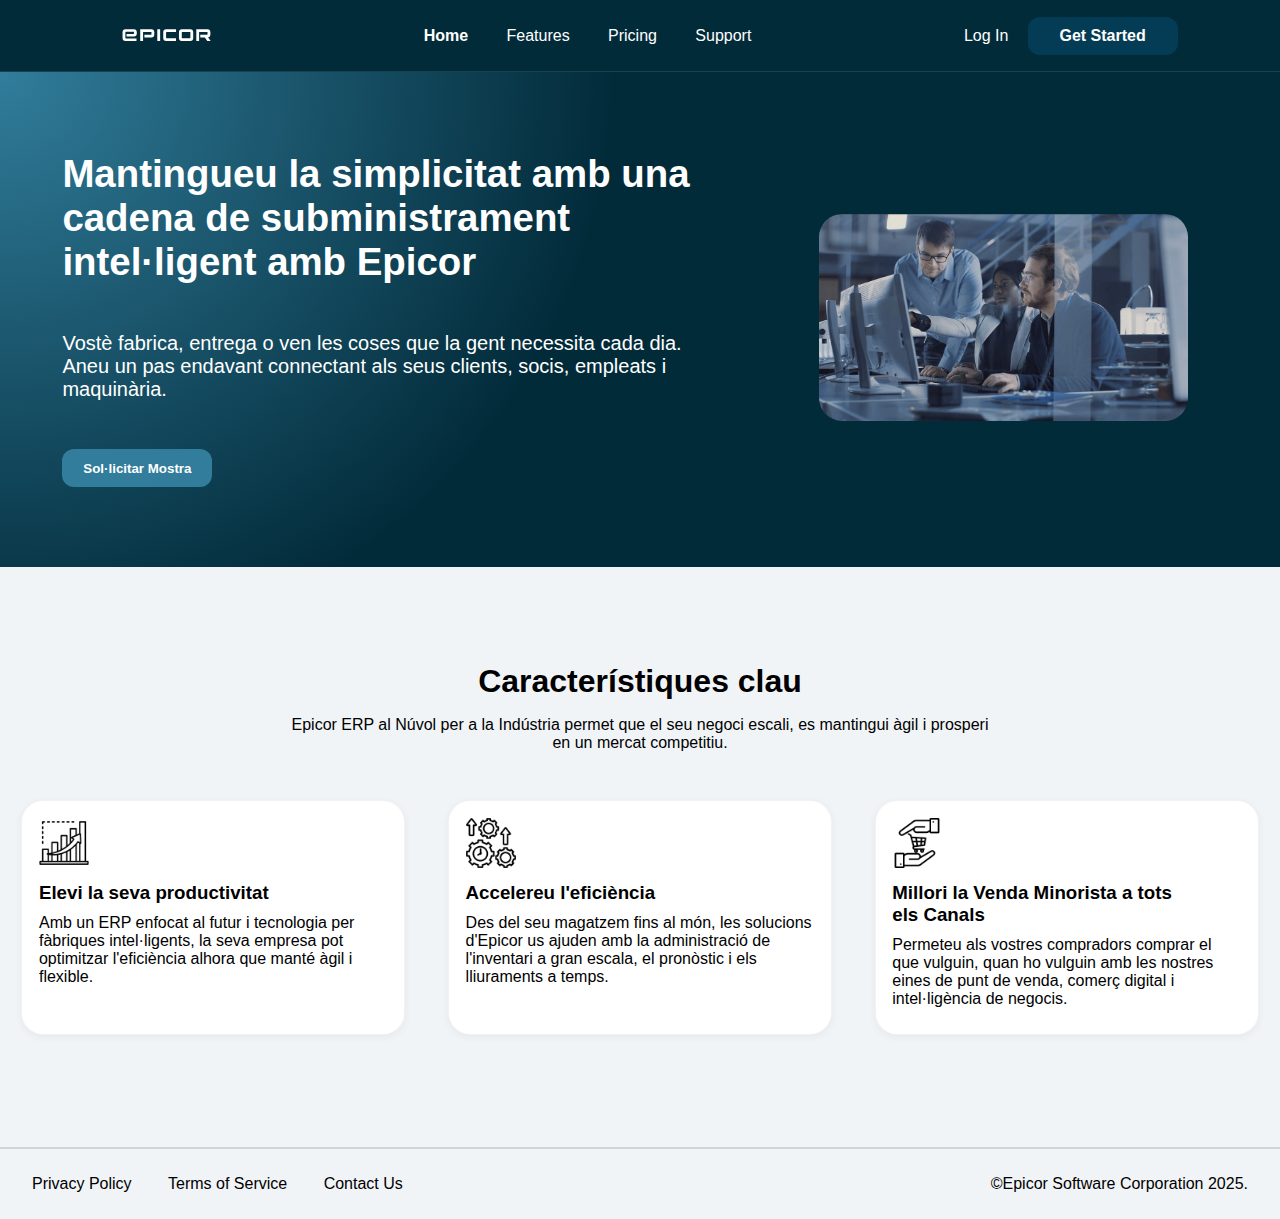
<file: index.html>
<!DOCTYPE html>
<html lang="ca">
<head>
    <meta charset="UTF-8">
    <meta name="viewport" content="width=device-width, initial-scale=1.0">
    <link rel="shortcut icon" href="./img/epicor-logo.svg" type="image/x-icon">
    <link rel="stylesheet" href="css/main.css">
    <link rel="stylesheet" href="css/tablet.css">
    <link rel="stylesheet" href="css/mobile.css">
    <title>Epicor ERP</title>
</head> 
<body> 
    <header>
        <div id="logoContainer">
            <a href="./index.html"><img src="img/epicor-logo.svg" alt="Logo Epicor"></a>
        </div>
        <nav>
            <ul>
                <li><a href="./index.html" class="active">Home</a></li>
                <li><a href="./html/features.html">Features</a></li>
                <li><a href="./html/pricing.html">Pricing</a></li>
                <li><a href="./html/contact.html">Support</a></li>
            </ul>
        </nav>
        <div id="login">
            <a href="#">Log In</a>
            <button>Get Started</button>
        </div>
    </header>
    <main>
        <section id="banner">
            <div id="textbanner">
                <h1>Mantingueu la simplicitat amb una cadena de subministrament intel·ligent amb Epicor</h1>
                <p>Vostè fabrica, entrega o ven les coses que la gent necessita cada dia. <br>Aneu un pas endavant connectant als seus clients, socis, empleats i maquinària.</p>
                <button>Sol·licitar Mostra</button>
            </div>
            <div class="border">
                <img src="./img/banner.jpg" alt="Imatge Banner">
            </div>
        </section>
        <section id="features">
            <h2>Característiques clau</h2>
            <p>Epicor ERP al Núvol per a la Indústria permet que el seu negoci escali, es mantingui àgil i prosperi <br> en un mercat competitiu.</p>
            <div id="featuresWrapper">
                <div class="feature">
                    <img src="img/productivitat.png" alt="Icona grafic productivitat">
                    <h3>Elevi la seva productivitat</h3>
                    <p>Amb un ERP enfocat al futur i tecnologia per fàbriques intel·ligents, la seva empresa pot optimitzar l'eficiència alhora que manté àgil i flexible.</p>
                </div>
                <div class="feature">
                    <img src="img/eficiencia.png" alt="Icona eficiencia">
                    <h3>Accelereu l'eficiència</h3>
                    <p>Des del seu magatzem fins al món, les solucions d'Epicor us ajuden amb la administració de l'inventari a gran escala, el pronòstic i els lliuraments a temps.</p>
                </div>
                <div class="feature">
                    <img src="img/ventes.png" alt="Icona ventes">
                    <h3>Millori la Venda Minorista a tots <br>els Canals</h3>
                    <p>Permeteu als vostres compradors comprar el que vulguin, quan ho vulguin amb les nostres eines de punt de venda, comerç digital i intel·ligència de negocis.</p>
                </div>
            </div>
        </section>
    </main>
    <footer>
        <div id="footerlinks">
            <a href="#">Privacy Policy</a>
            <a href="#">Terms of Service</a>
            <a href="#">Contact Us</a>
        </div>
        <p>&copy;Epicor Software Corporation 2025.</p>
    </footer>
</body>
</html>
</file>
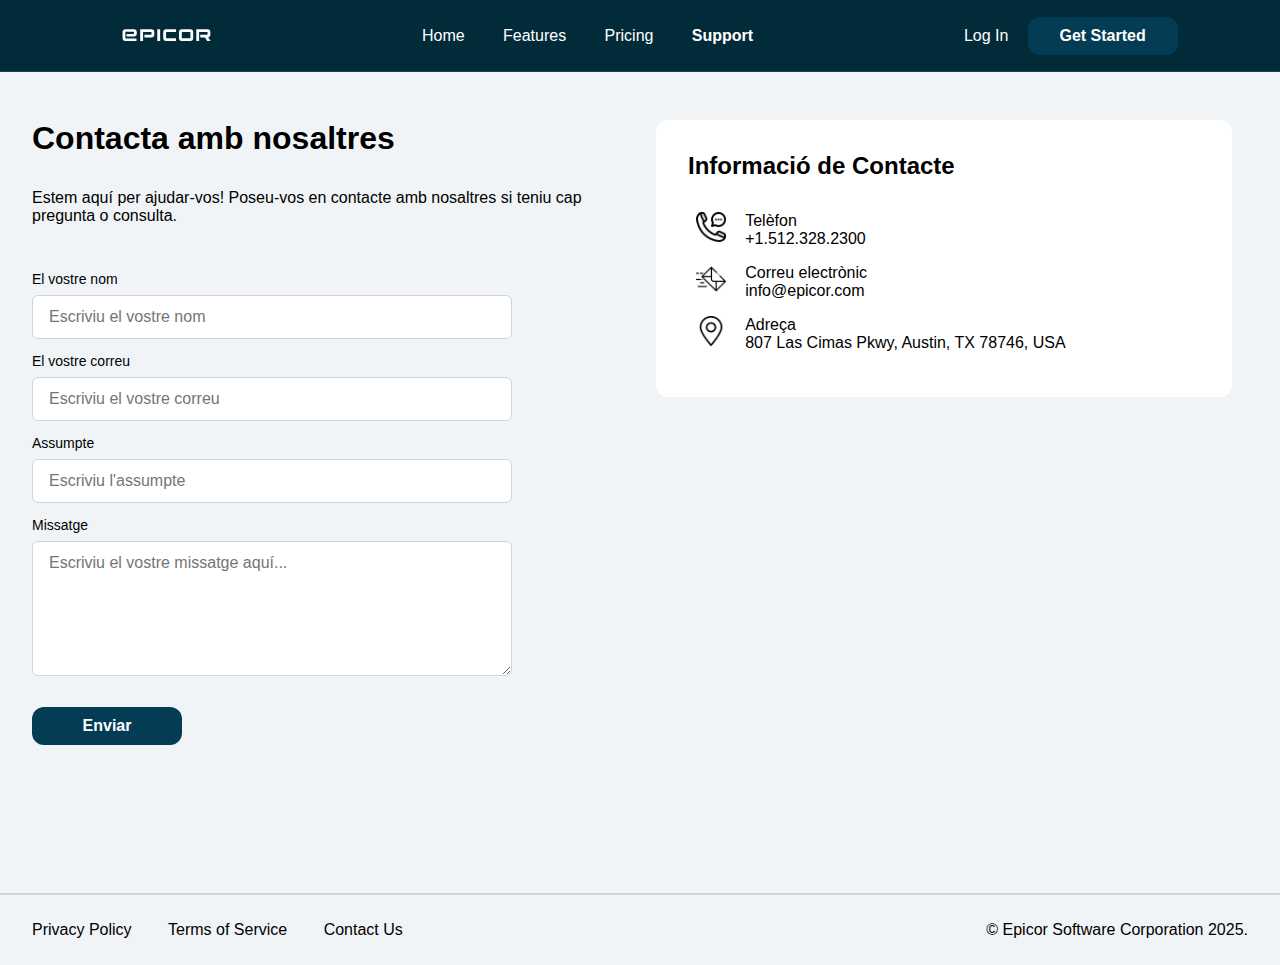
<file: html/contact.html>
<!DOCTYPE html>
<html lang="ca">
<head>
    <meta charset="UTF-8">
    <meta name="viewport" content="width=device-width, initial-scale=1.0">
    <link rel="shortcut icon" href="../img/epicor-logo.svg" type="image/x-icon">
    <link rel="stylesheet" href="../css/main.css">
    <link rel="stylesheet" href="../css/tablet.css">
    <link rel="stylesheet" href="../css/mobile.css">
    <title>Epicor ERP</title>
</head> 
<body> 
    <header>
        <div id="logoContainer">
            <a href="../index.html"><img src="../img/epicor-logo.svg" alt="Logo Epicor"></a>
        </div>
        <nav>
            <ul>
                <li><a href="../index.html">Home</a></li>
                <li><a href="./features.html">Features</a></li>
                <li><a href="./pricing.html">Pricing</a></li>
                <li><a href="./contact.html" class="active">Support</a></li>
            </ul>
        </nav>
        <div id="login">
            <a href="#">Log In</a>
            <button>Get Started</button>
        </div>
    </header>
    <main id="LayoutWrapper">
        <aside>
            <div class="form-header">
                <h1>Contacta amb nosaltres</h1>
                <p>Estem aquí per ajudar-vos! Poseu-vos en contacte amb nosaltres si teniu cap pregunta o consulta.</p>
            </div>
        <form class="contacte">
            <div class="entrada">
                <label for="nom">El vostre nom</label>
                <input type="text" id="nom" name="nom" placeholder="Escriviu el vostre nom">
            </div>
            <div class="entrada">
                <label for="email">El vostre correu</label>
                <input type="email" id="email" name="email" placeholder="Escriviu el vostre correu">
            </div>
            <div class="entrada">
                <label for="subject">Assumpte</label>
                <input type="text" id="subject" name="subject" placeholder="Escriviu l'assumpte">
            </div>
            <div class="entrada">
                <label for="message">Missatge</label>
                <textarea id="message" name="message" placeholder="Escriviu el vostre missatge aquí..."></textarea>
            </div>
            <button type="submit" class="enviar">Enviar</button>
        </form>
        </aside>

        <div class="informacioContacte">
            <h2>Informació de Contacte</h2>
            <div class="info">
                <img src="../img/telefon.png" alt="Icona de telèfon"> 
                <div>
                    <span>Telèfon</span>
                    <p>+1.512.328.2300</p>
                </div>
            </div>
            <div class="info">
                <img src="../img/correu.png" alt="Icona de correu electrònic"> 
                <div>
                    <span>Correu electrònic</span>
                    <p>info@epicor.com</p>
                </div>
            </div>
            <div class="info">
                <img src="../img/ubicacio.png" alt="Icona d'ubicació"> 
                <div>
                    <span>Adreça</span>
                    <p>807 Las Cimas Pkwy, Austin, TX 78746, USA</p>
                </div>
            </div>
        </div>

        <iframe src="https://www.google.com/maps/embed?pb=!1m18!1m12!1m3!1d8909.106538947008!2d-97.83356909080172!3d30.287985802118484!2m3!1f0!2f0!3f0!3m2!1i1024!2i768!4f13.1!3m3!1m2!1s0x865b4a7e32b34b89%3A0xe0848d61542213c1!2sEpicor%20Software!5e1!3m2!1ses!2ses!4v1763061194724!5m2!1ses!2ses" style="border:0;" allowfullscreen="" loading="lazy" referrerpolicy="no-referrer-when-downgrade"></iframe>
    
    </main>
    <footer>
        <div id="footerlinks">
            <a href="#">Privacy Policy</a>
            <a href="#">Terms of Service</a>
            <a href="#">Contact Us</a>
        </div>
        <p>&copy; Epicor Software Corporation 2025.</p>
    </footer>
</body>
</html>
</file>
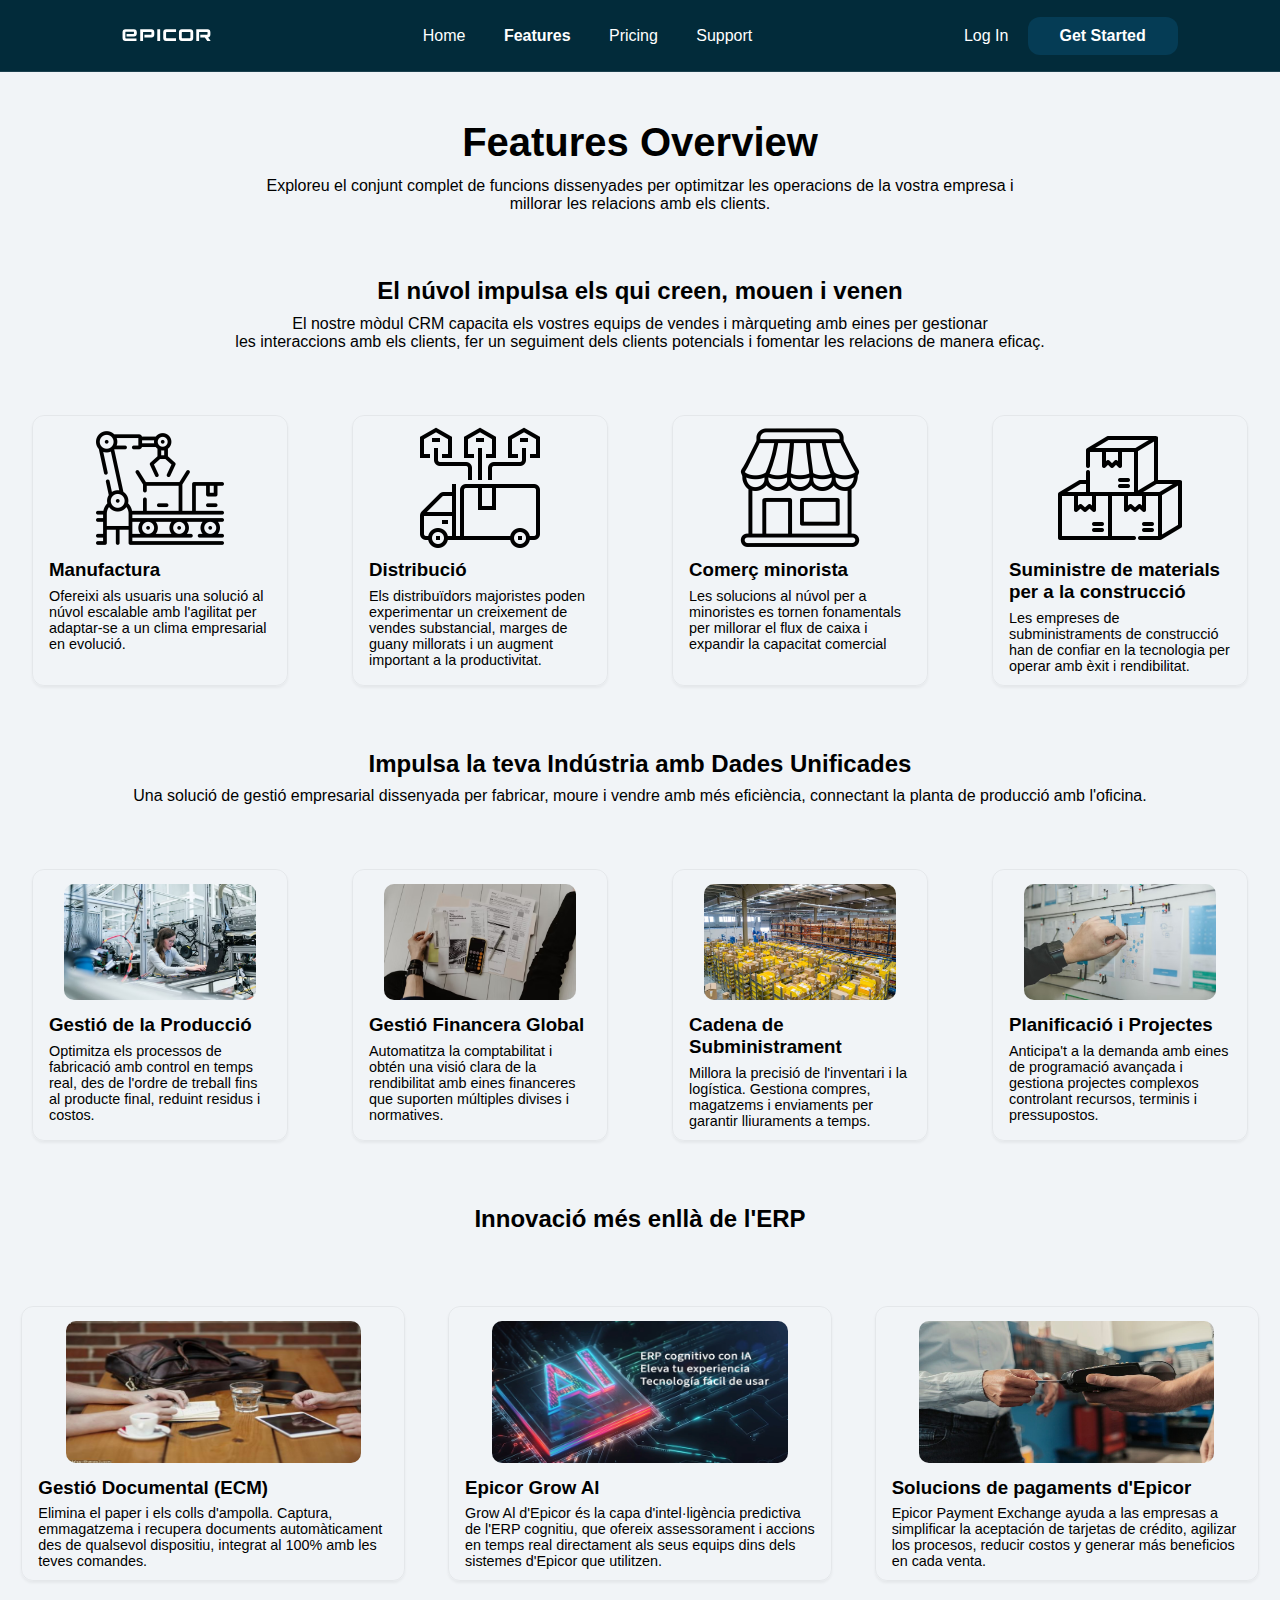
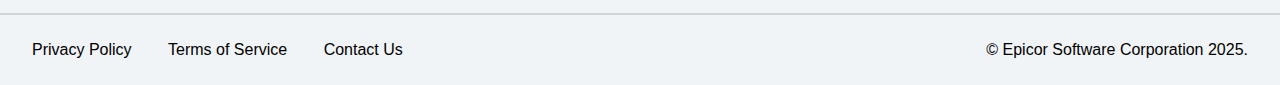
<file: html/features.html>
<!DOCTYPE html>
<html lang="ca">
<head>
    <meta charset="UTF-8">
    <meta name="viewport" content="width=device-width, initial-scale=1.0">
    <link rel="shortcut icon" href="../img/epicor-logo.svg" type="image/x-icon">
    <link rel="stylesheet" href="../css/main.css">
    <link rel="stylesheet" href="../css/tablet.css">
    <link rel="stylesheet" href="../css/mobile.css">
    <title>Epicor ERP</title>
</head> 
<body> 
    <header>
        <div id="logoContainer">
            <a href="../index.html"><img src="../img/epicor-logo.svg" alt="Logo Epicor"></a>
        </div>
        <nav>
            <ul>
                <li><a href="../index.html">Home</a></li>
                <li><a href="./features.html" class="active">Features</a></li>
                <li><a href="./pricing.html">Pricing</a></li>
                <li><a href="./contact.html">Support</a></li>
            </ul>
        </nav>
        <div id="login">
            <a href="#">Log In</a>
            <button>Get Started</button>
        </div>
    </header>
    <main>
        <div id="featuresoverview">
            <div id="featuresTitle">
                <h1>Features Overview</h1>
                <p>Exploreu el conjunt complet de funcions dissenyades per optimitzar les operacions de la vostra empresa i <br>millorar les relacions amb els clients.</p>
            </div>
            <section>
                <div class="itemTitle">
                    <h2>El núvol impulsa els qui creen, mouen i venen</h2>
                    <p>El nostre mòdul CRM capacita els vostres equips de vendes i màrqueting amb eines per gestionar <br>les interaccions amb els clients, fer un seguiment dels clients potencials i fomentar les relacions de manera eficaç.</p>
                </div>
                <div class="itemsWrapper">
                <div class="item">
                    <img src="../img/manufacturia.png" alt="Icona grafic manufacturia">
                    <h3>Manufactura</h3>
                    <p>Ofereixi als usuaris una solució al núvol escalable amb l'agilitat per adaptar-se a un clima empresarial en evolució. </p>
                </div>
                <div class="item">
                    <img src="../img/distribucio.png" alt="Icona grafic Distribucio">
                    <h3>Distribució</h3>
                    <p>Els distribuïdors majoristes poden experimentar un creixement de vendes substancial, marges de guany millorats i un augment important a la productivitat. </p>
                </div>
                <div class="item">
                    <img src="../img/comerc.png" alt="Icona grafic comerç">
                    <h3>Comerç minorista</h3>
                    <p>Les solucions al núvol per a minoristes es tornen fonamentals per millorar el flux de caixa i expandir la capacitat comercial</p>
                </div>
                <div class="item">
                    <img src="../img/caixes.png" alt="Icona grafic Suministre">
                    <h3>Suministre de materials per a la construcció</h3>
                    <p>Les empreses de subministraments de construcció han de confiar en la tecnologia per operar amb èxit i rendibilitat.</p>
                </div>
                </div>
            </section>
            <section id="section2">
                <div class="itemTitle">
                    <h2>Impulsa la teva Indústria amb Dades Unificades</h2>
                    <p>Una solució de gestió empresarial dissenyada per fabricar, moure i vendre amb més eficiència, connectant la planta de producció amb l'oficina.</p>
                </div>
                <div class="itemsWrapper">
                <div class="item">
                    <img src="../img/operari.avif" alt="Operari en fàbrica">
                    <h3>Gestió de la Producció</h3>
                    <p>Optimitza els processos de fabricació amb control en temps real, des de l'ordre de treball fins al producte final, reduint residus i costos.</p>
                </div>
                <div class="item">
                    <img src="../img/calcul.webp" alt="Gestió de documents i finances">
                    <h3>Gestió Financera Global</h3>
                    <p>Automatitza la comptabilitat i obtén una visió clara de la rendibilitat amb eines financeres que suporten múltiples divises i normatives.</p>
                </div>  
                <div class="item">
                    <img src="../img/magatzem.avif" alt="Magatzem">
                    <h3>Cadena de Subministrament</h3>
                    <p>Millora la precisió de l'inventari i la logística. Gestiona compres, magatzems i enviaments per garantir lliuraments a temps.</p>
                </div>
                <div class="item">
                    <img src="../img/planificacio.avif" alt="Icona grafic Suministre">
                    <h3>Planificació i Projectes</h3>
                    <p>Anticipa't a la demanda amb eines de programació avançada i gestiona projectes complexos controlant recursos, terminis i pressupostos.</p>
                </div>
                </div>
            </section>
            <section id="section3">
                <div class="itemTitle">
                    <h2>Innovació més enllà de l'ERP</h2>
                </div>
                <div class="itemsWrapper">
                <div class="item">
                    <img src="../img/gestio.jpg" alt="Icona grafic manufacturia">
                    <h3>Gestió Documental (ECM)</h3>
                    <p>Elimina el paper i els colls d'ampolla. Captura, emmagatzema i recupera documents automàticament des de qualsevol dispositiu, integrat al 100% amb les teves comandes.</p>
                </div>
                <div class="item">
                    <img src="../img/ia.jpg" alt="Icona grafic Distribucio">
                    <h3>Epicor Grow Al</h3>
                    <p>Grow Al d'Epicor és la capa d'intel·ligència predictiva de l'ERP cognitiu, que ofereix assessorament i accions en temps real directament als seus equips dins dels sistemes d'Epicor que utilitzen.</p>
                </div>
                <div class="item">
                    <img src="../img/pagament.jpg" alt="Icona grafic comerç">
                    <h3>Solucions de pagaments d'Epicor</h3>
                    <p>Epicor Payment Exchange ayuda a las empresas a simplificar la aceptación de tarjetas de crédito, agilizar los procesos, reducir costos y generar más beneficios en cada venta.</p>
                </div>
                </div>
            </section>
            
        </div>
    </main>
    <footer>
        <div id="footerlinks">
            <a href="#">Privacy Policy</a>
            <a href="#">Terms of Service</a>
            <a href="#">Contact Us</a>
        </div>
        <p>&copy; Epicor Software Corporation 2025.</p>
    </footer>
</body>
</html>
</file>
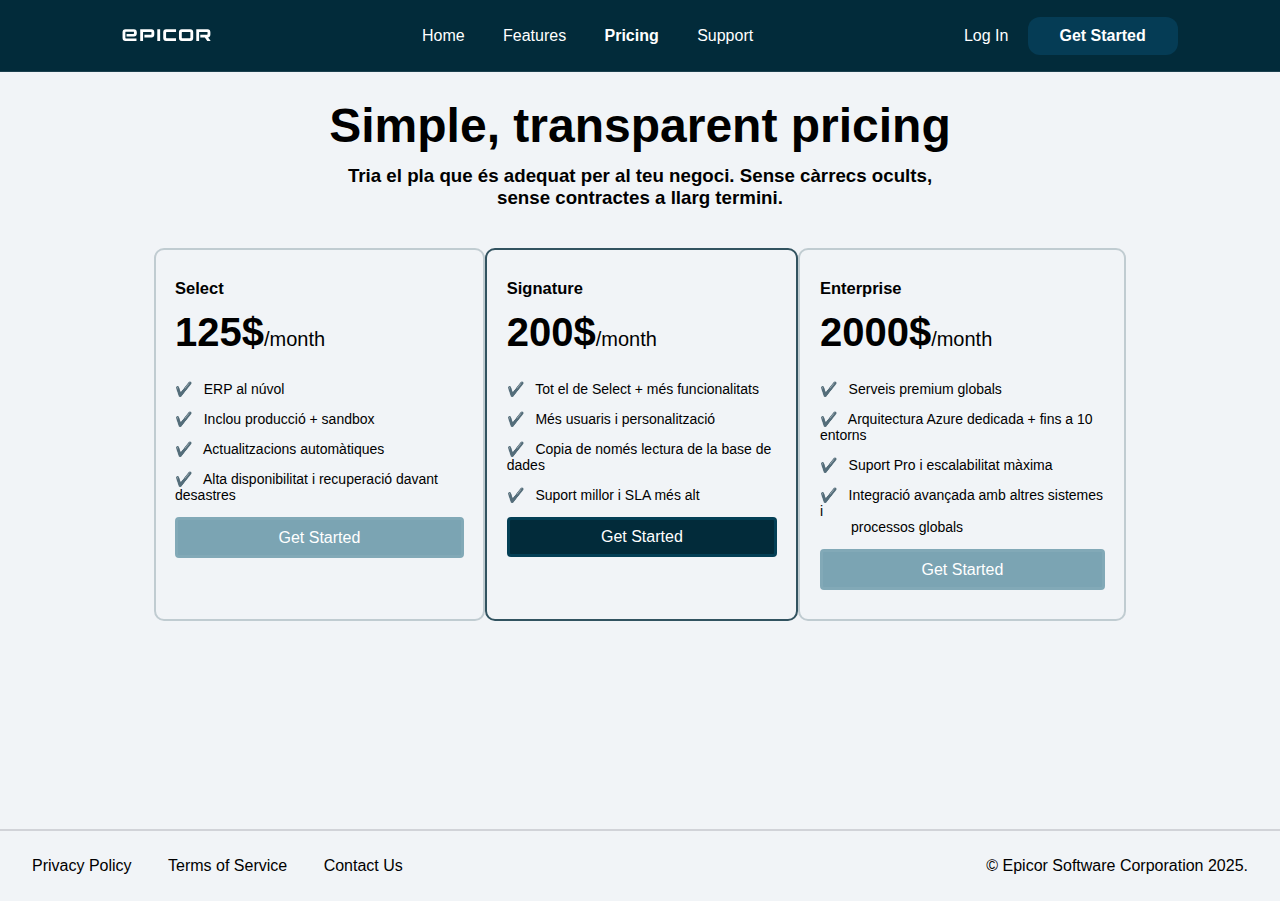
<file: html/pricing.html>
<!DOCTYPE html>
<html lang="ca">
<head>
    <meta charset="UTF-8">
    <meta name="viewport" content="width=device-width, initial-scale=1.0">
    <link rel="shortcut icon" href="../img/epicor-logo.svg" type="image/x-icon">
    <link rel="stylesheet" href="../css/main.css">
    <link rel="stylesheet" href="../css/tablet.css">
    <link rel="stylesheet" href="../css/mobile.css">
    <title>Epicor ERP</title>
</head> 
<body> 
    <header>
        <div id="logoContainer">
            <a href="../index.html"><img src="../img/epicor-logo.svg" alt="Logo Epicor"></a>
        </div>
        <nav>
            <ul>
                <li><a href="../index.html">Home</a></li>
                <li><a href="./features.html">Features</a></li>
                <li><a href="./pricing.html" class="active">Pricing</a></li>
                <li><a href="./contact.html">Support</a></li>
            </ul>
        </nav>
        <div id="login">
            <a href="#">Log In</a>
            <button>Get Started</button>
        </div>
    </header>
    <main>
        <div id="titles">
            <h2 id="pricing-h2">Simple, transparent pricing</h2>
            <h3 id="pricing-h3">Tria el pla que és adequat per al teu negoci. Sense càrrecs ocults, sense contractes a llarg termini.</h3>
        </div>

        <section id="boxes-pricing">
            <div id="box1" class="box-pricing">
                <h2>Select</h2><br>
                <p class="month"><strong class="price-month"><b>125$</b></strong>/month</p><br>
                <ul class="listas-pricing">
                    <li>✔️&nbsp;&nbsp; ERP al núvol</li>
                    <li>✔️&nbsp;&nbsp; Inclou producció + sandbox</li>
                    <li>✔️&nbsp;&nbsp; Actualitzacions automàtiques</li>
                    <li>✔️&nbsp;&nbsp; Alta disponibilitat i recuperació davant desastres</li>
                </ul>
                <button class="buttons">Get Started</button>
            </div>
            
            <div id="box2" class="box-pricing">
                <h2>Signature</h2><br>
                <p class="month"><strong class="price-month"><b>200$</b></strong>/month</p><br>
                <ul class="listas-pricing">
                    <li>✔️&nbsp;&nbsp; Tot el de Select + més funcionalitats</li>
                    <li>✔️&nbsp;&nbsp; Més usuaris i personalització</li>
                    <li>✔️&nbsp;&nbsp; Copia de només lectura de la base de dades</li>
                    <li>✔️&nbsp;&nbsp; Suport millor i SLA més alt</li>
                </ul>
                <button id="button-signature" class="buttons" >Get Started</button>
            </div>
            
            <div id="box3" class="box-pricing">
                <h2>Enterprise</h2><br>
                <p class="month"><strong class="price-month"><b>2000$</b></strong>/month</p><br>
                <ul class="listas-pricing">
                    <li>✔️&nbsp;&nbsp; Serveis premium globals</li>
                    <li>✔️&nbsp;&nbsp; Arquitectura Azure dedicada + fins a 10 entorns</li>
                    <li>✔️&nbsp;&nbsp; Suport Pro i escalabilitat màxima</li>
                    <li>✔️&nbsp;&nbsp; Integració avançada amb altres sistemes i <br>&nbsp;&nbsp;&nbsp;&nbsp;&nbsp;&nbsp;&nbsp;&nbsp;processos globals</li>
                </ul>
                <button class="buttons">Get Started</button>
            </div>
        </section>
    </main>
    <footer>
        <div id="footerlinks">
            <a href="#">Privacy Policy</a>
            <a href="#">Terms of Service</a>
            <a href="#">Contact Us</a>
        </div>
        <p>&copy; Epicor Software Corporation 2025.</p>
    </footer>
</body>
</html>
</file>
<file: css/main.css>
*{
    margin: 0;
    padding: 0;
    box-sizing: border-box;
    font-family: sans-serif;
}
body{
    background-color: #F1F4F7;
}

header{
    height: 8vh;
    background-color: #022B3A;
    border-bottom: 1px #1B404E solid;
    padding: 1em 8vw;
    display: flex;
    position: sticky;
    right: 0;
    top: 0;
    justify-content: space-between;
    align-items: center;
    width: 100%;
    #logoContainer img{
        width: 7vw;
        min-width: 80px;
        /* Para hacer el logo blanco (el original es azul) */
        filter: brightness(0) invert(1);}
    ul{
    display: flex;
    flex-direction: row;
    align-items: center;
    list-style: none;
    }
    a{
        color: white;
        text-decoration: none;
        margin: 1.5vw;
        transition: background-color 0.3s ease, color 0.3s ease;
    }
    .active{
        font-weight: bolder;
    }
    a:hover{
        color: #307B98;
    }
    button{
        border: none;
        background-color: #053C55;
        color: white;
        font-weight: bold;
        height: 38px;
        width: 150px;
        border-radius: 12px;
        cursor: pointer;
        font-size: 1em;
        transition: background-color 0.3s ease, color 0.3s ease;
    }
    button:hover{
        background-color: #022B3A;
    }
    #login{
        display: flex;
        flex-direction: row;
        align-items: center;
        list-style: none;
    }
}

main{
    #banner{

        background: radial-gradient(48% 120% at 0% 0%, #317D9B 0%, rgba(5, 60, 85, 0) 100%), #022B3A;
        height: 55vh;
        display: flex;
        justify-content: center;
        align-items:center;
        flex-direction: row;
            div.border{
                margin-left: 5%;
            }
            img{
                width: 80%;
                min-width: 340px;
                border-radius: 23px;
                height: auto;
            }
        #textbanner{
            margin-left: 3%;
            display: flex;
            justify-content: center;
            align-items: start;
            flex-direction: column;
            color: white;
            h1{
                font-size: 2.4em;
            }
            p{
                font-size: 20px;
            }
            h1,p,button{
                margin: 1.5rem;
            }
            button{
                border: none;
                background-color: #317D9B;
                color: white;
                font-weight: bold;
                height: 38px;
                width: 150px;
                border-radius: 12px;
                cursor: pointer;
                transition: background-color 0.3s ease, color 0.3s ease;
            }
            button:hover{
                background-color: #025064;
            }
        }
    }
}

#features{
    background-color: #F1F4F7;
    display: flex;
    flex-direction: column;
    align-items: center;
    padding-bottom: 7em;
    height: auto;
    h2{
        font-size: 2em;
        margin-top: 3em;
    }
    p{
        margin-top: 1em;
        margin-bottom: 3em;
        text-align: center;
    }

    #featuresWrapper{
   
        width: 100%;
        display: flex;
        flex-direction: row;
        align-items: center;
        justify-content:space-around;
        align-items: stretch;

        .feature{
            padding: 1.3vw;
            background-color: white;
            border-radius: 22px;
            box-shadow: 0 2px 8px rgba(0, 0, 0, 0.05);
            border: 1px solid rgba(0, 0, 0, 0.05);
            width: 30vw;
            height: auto;
            p{
                text-align: left;
                margin: 10px 0;
            }
            h3{
                margin: 10px 0;
            }
        }

        img{
            height: 50px;
        }
    }
}
footer{
    display: flex;
    flex-direction: row;
    align-items: center;
    justify-content:space-between;
    height: 8vh;
    border-top: solid #d1d3d8 2px;
    background-color: #F1F4F7;
    a{
        text-decoration: none;
        color: black;
        padding: 0 0 0 2em;
    }
    p{
        margin-right: 2em;
    }
}
/* features */
#featuresoverview{
    display: flex;
    flex-direction: column;
    align-items: center;

    #featuresTitle{
        text-align: center;
        margin-top: 3em;
        h1{
            padding-bottom: 0.3em;
            font-size: 2.5em;
        }
    }
    .itemsWrapper{
        display: flex;
        flex-direction: row;
        text-align: center;
        justify-content: space-around;
    }
    .itemTitle{
        text-align: center;
        margin: 4em;
        h2{
            padding-bottom: 0.4em;
        }
        }
    img{
        width: 10vw;
        height: 180px;
        height: auto;
        min-width: 120px;
    }
    .item{
        
        align-items: stretch;
        width: 20%;
        box-shadow: 0 2px 3px rgba(0, 0, 0, 0.05);
        border: 1px solid rgba(0, 0, 0, 0.05);
        border-radius: 12px;
        padding: 0.5em 1em;
        h3,p{
            text-align: start;
            padding: 0.2em 0;

        }
        p{
            font-size: 0.9em;
        }

    }
    #section2{
        img{
            height: 10vw;
            width: 16vw;
            border-radius: 16px;
            padding: 6px;
            min-width: 180px;
            min-height: 120px;
        }
    }
    #section3{
        margin-bottom: 2em;
        img{
            height: 12vw;
            width: 24vw;
            border-radius: 16px;
            padding: 6px;
        }
        .item{
            width: 30%;
        }

    }
}

/* contact */
#LayoutWrapper{
    padding-top: 3em;
    margin-bottom: 5em;
    box-sizing: border-box;
    display: grid;
    gap: 1em;
    grid-template-columns: 50% 50%;
    grid-template-rows: 40% 40%;
    grid-template-areas: 
    "contact info"
    "contact mapa";
    aside{
        grid-area: contact;
    }
    .informacioContacte{
        background-color: white;
        border-radius: 12px;
        width: 90%;
        padding: 2em;
        .info{
        padding: 0.5em;
        flex-direction: row;
        display: flex;
        
        }
        grid-area: info;
        h2{
            margin-bottom: 1em;
        }
        img{
            margin-right: 1.2em;
            width: 30px;
            height: 30px;
        }
    }
    iframe{
        grid-area: mapa;
        width: 90%;
        height: 45vh;
    }
    .form-header h1,.form-header p{
        padding: 0 0 2rem 2rem;
    }

    .contacte{
        padding: 0 0 2rem 2rem;
        margin-right: 10vw;

    }
    .entrada label{
        display: block;
        font-size: 14px;
        margin-bottom: 8px;
        margin-top: 14px;
    }
    .entrada input{
    width: 100%;
    padding: 12px 16px;
    font-size: 16px;
    border: 1px solid #d1d5db;
    border-radius: 6px;
    background-color: white;
    color: #333;
    outline: none;
    }

    .entrada textarea{
    width: 100%;
    height: 15vh;
    padding: 12px 16px;
    font-size: 16px;
    border: 1px solid #d1d5db;
    border-radius: 6px;
    background-color: white;
    color: #333;
    outline: none;
    }
    button{
        border: none;
        background-color: #053C55;
        color: white;
        font-weight: bold;
        height: 38px;
        width: 150px;
        border-radius: 12px;
        cursor: pointer;
        font-size: 1em;
        transition: background-color 0.3s ease, color 0.3s ease;
        margin-top: 3vh;
    }
    button:hover{
        background-color: #022B3A;
    }
}

/* pricing */


#titles{
    font-family: sans-serif;
    text-align: center;
    margin-top: 2%;
    #pricing-h2{
        font-size: 48px;
    }
    #pricing-h3{
        margin: 1% 25% 0 25%;
    }
}

#boxes-pricing{
    display: flex;
    justify-content: space-evenly;
    margin: 3% 12% 5% 12%;
    font-size: 11px;
    font-family: 'Franklin Gothic Medium', 'Arial Narrow', Arial, sans-serif;
    padding-bottom: 9rem;
}
    #box1{
        border: solid rgba(2, 43, 58, 0.2) 2px;
        padding: 3% 2% 3% 2%;      
        border-radius: 10px;  
    }

    #box2{
        border: solid rgba(2, 43, 58, 0.8) 2px;
        padding: 3% 2% 3% 2%;
        border-radius: 10px;
    }

    #box3{
        border: solid rgba(2, 43, 58, 0.2) 2px;
        padding: 3% 2% 3% 2%;
        border-radius: 10px;
    }

    .price-month{
        font-size: 40px;
    }
    
    .month{
        font-size: 20px;
        font-family: 'Franklin Gothic Medium', 'Arial Narrow', Arial, sans-serif;;
    }

    .listas-pricing{
        list-style: none;
        font-size: 14px;
        font-family: 'Franklin Gothic Medium', 'Arial Narrow', Arial, sans-serif;
        li{
            margin: 1em 0 1em 0;
        }
    }

    .buttons{
        
        font-family: 'Franklin Gothic Medium', 'Arial Narrow', Arial, sans-serif;
        padding: 3% 10% 3% 10%;
        border: solid #82a9b7;
        border-radius: 4px;
        width: 100%;
        background-color: rgba(6, 83, 111, 0.5);
        color: white;
        font-size: 16px;
        cursor: pointer;
    }

    .buttons:hover{
        background-color: black;
        color: white;
    }

    #button-signature{
        background-color: rgba(2, 43, 58, 1);
        border: solid rgba(6, 83, 111, 0.5);
    }

    #button-signature:hover{
        background-color: rgba(6, 83, 111, 0.2);
        color: black;
    }
</file>
<file: css/tablet.css>
@media only screen and (max-width: 768px) {

header{
    ul{
        display: none;
    }
}
main{
#banner{
    height: 55%;
    display: flex;
    justify-content: center;
    align-items:center;
    flex-direction: column;
    img{
        width: 65%;
        min-width: 140px; 
    }
}}
#features{
    #featuresWrapper{
    display: flex;
    justify-content: center;
    align-items:center;
    flex-direction: column;
    gap: 30px;
    .feature{
        width: 80vw;
    }
}}
footer{
    display: flex;
    flex-direction: column;
    align-items: center;
}

#featuresoverview{

    .itemsWrapper{
        flex-wrap: wrap;
        gap: 4px;
        .item{
            width: 45%;
            margin-bottom: 20px;
        }
    }
}
#LayoutWrapper{
    padding-top: 3em;
    margin-bottom: 5em;
    box-sizing: border-box;
    display: grid;
    grid-template-columns: 1fr;
    grid-template-rows: 1fr;
    grid-template-areas: 
    "contact"
    "info"
    "mapa";
    .informacioContacte,iframe{
        margin: 2em;
    }
    .contacte{
        padding: 0 0 2rem 2rem;
        margin-right: 4vw;
    }
}
#titles{
    font-family: sans-serif;
    text-align: center;
    margin-top: 2%;
    #pricing-h2{
        font-size: 30px;
    }
    #pricing-h3{
        font-size: 15px;
    }}
#boxes-pricing{
    display: flex;
    flex-direction: column;
    justify-content: center;
    .box-pricing{
        margin: 2em;
    }
}
}
</file>
<file: css/mobile.css>
@media only screen and (max-width: 500px) {

header button{
    height: 5cap;
    width: 80px;
}

footer{
    #footerlinks{
    display: flex;
    flex-direction: column;
    align-items: center;
    }
}

#featuresoverview{
    .itemsWrapper{
        display: flex;
    flex-direction: column;
    align-items: center;
        .item{
            width: 80%;
            margin-bottom: 20px;
        }}
        #section3{
        margin-bottom: 2em;
        img{
            height: 90%;
            width: 90%;
        }
        .item{
            width: 80%;
        }
    }
}

}
</file>
